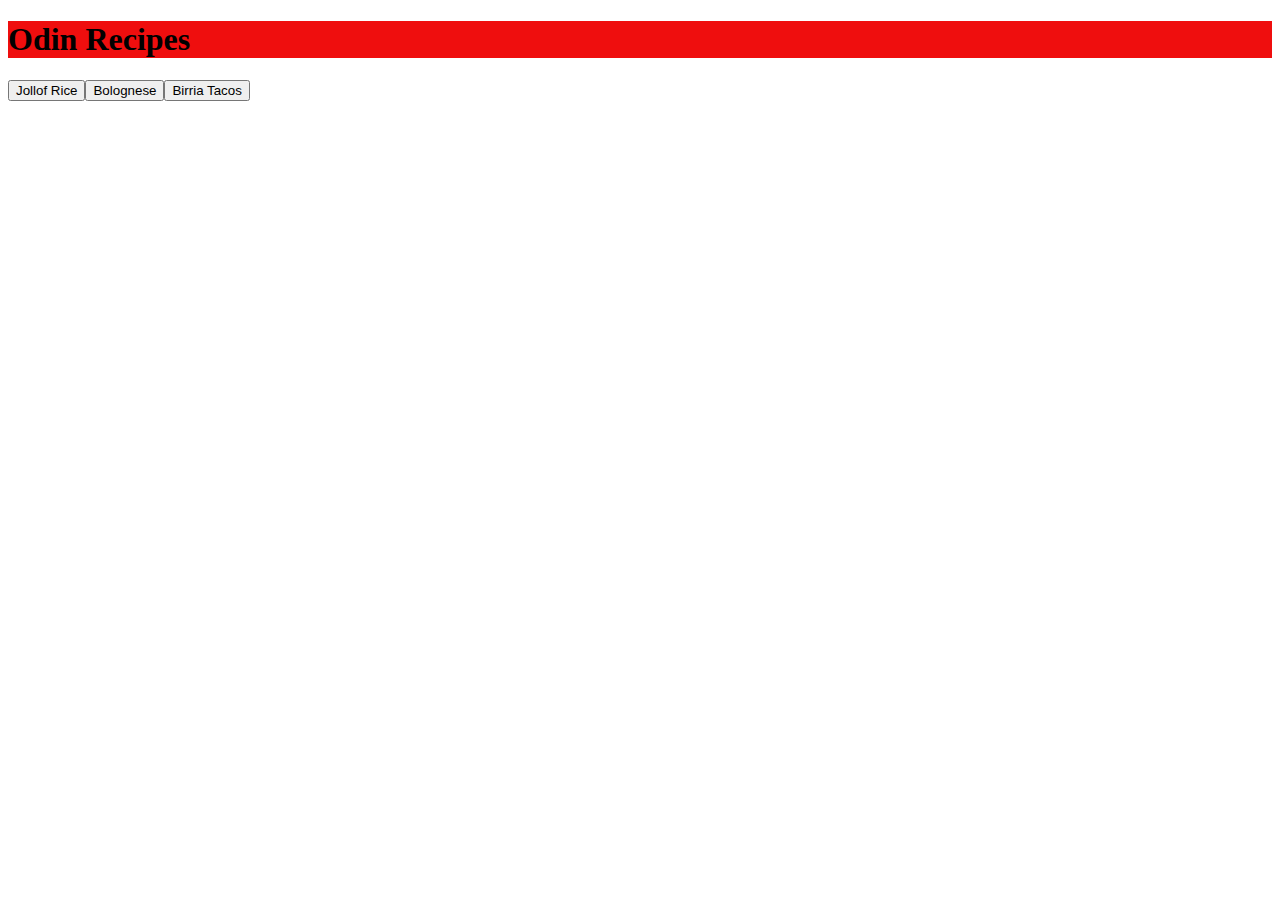
<file: index.html>
<!DOCTYPE html>
<html lang="en">
<head>
    <link rel="stylesheet" href="style.css">
    <meta charset="UTF-8">
    <meta name="viewport" content="width=<device-width>, initial-scale=1.0">
    <title>Odin Recipes</title>
</head>
<body>
    <h1 class="header">Odin Recipes</h1>
    <button href="recipes/jollof-rice.html">Jollof Rice</a><br>
    <button href="recipes/bolognese.html">Bolognese</a><br>
    <button href="recipes/birria-tacos.html">Birria Tacos</a>

</body>
</html>
</file>
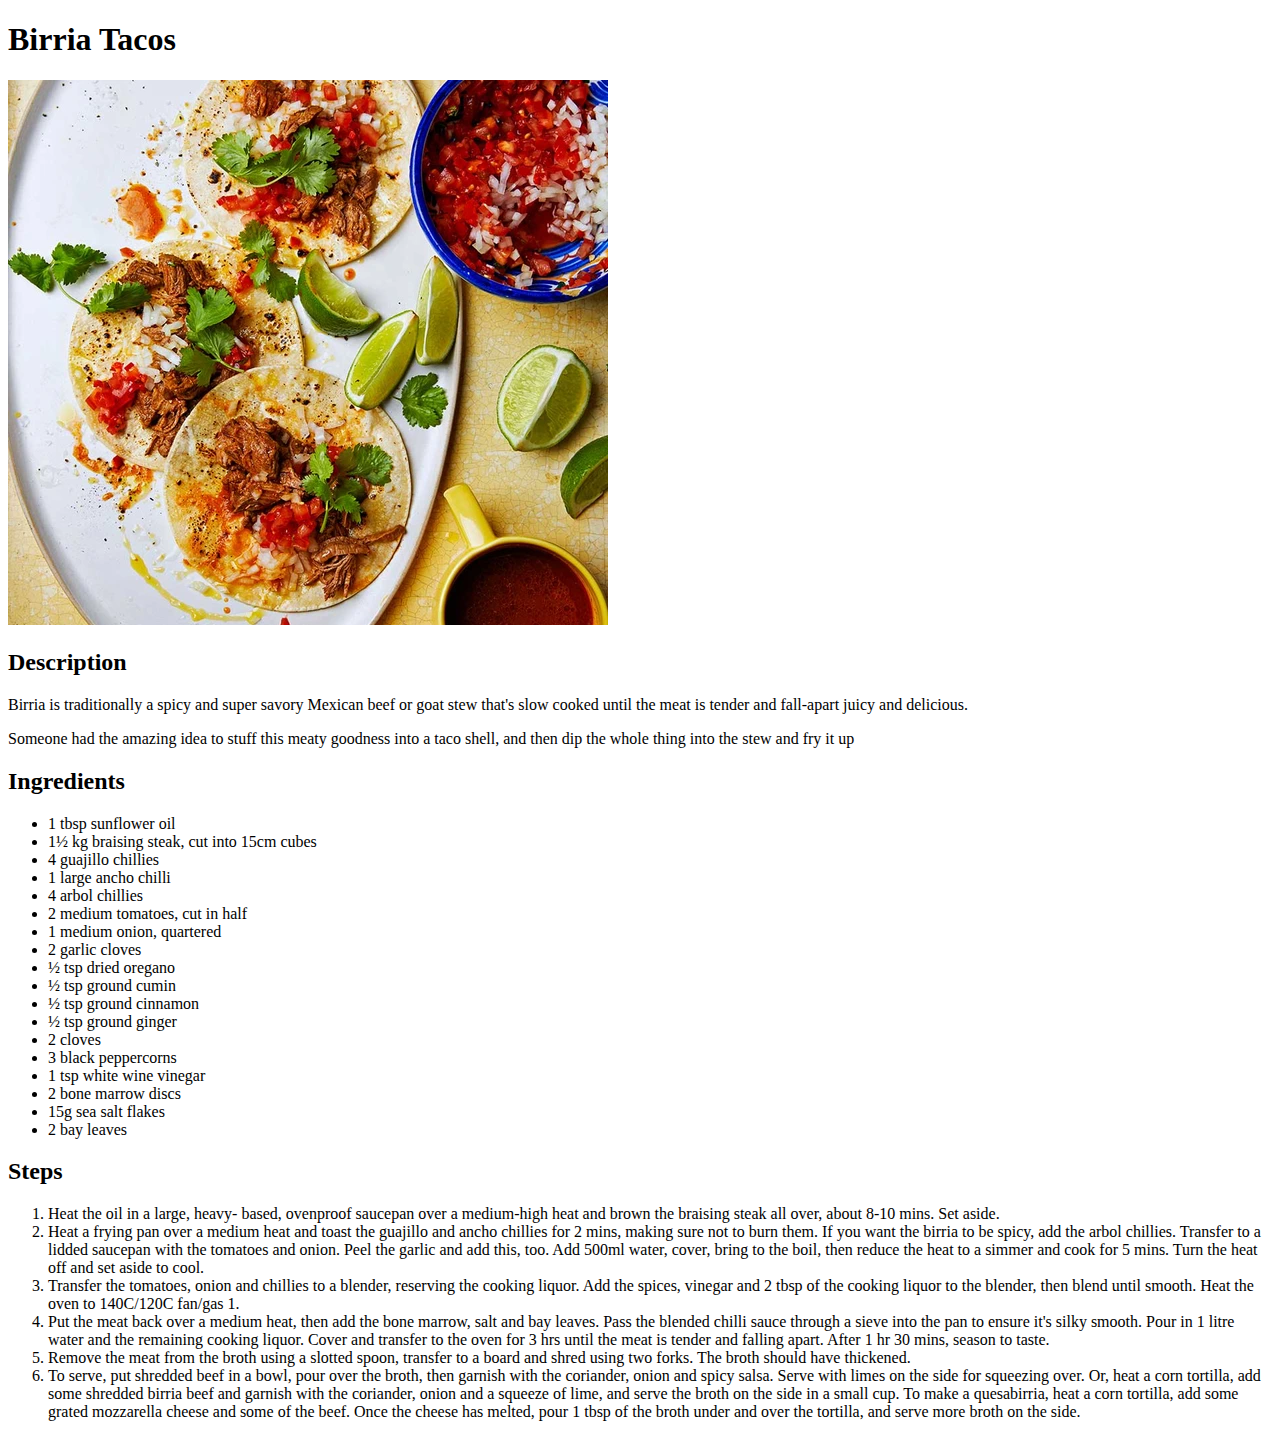
<file: recipes/birria-tacos.html>
<!DOCTYPE html>
<html lang="en">
<head>
    <meta charset="UTF-8">
    <meta name="viewport" content="width=device-width, initial-scale=1.0">
    <title>Birria Tacos</title>
</head>
<body>
    <h1>Birria Tacos</h1>
    <img src="../images/beef-birria.jpeg"> <!--Displays picture of bolognese dish to match recipe page-->
    <h2>Description</h2>
    <p>Birria is traditionally a spicy and super savory Mexican beef or goat stew that's slow cooked until the meat is tender and fall-apart juicy and delicious. </p><p>Someone had the amazing idea to stuff this meaty goodness into a taco shell, and then dip the whole thing into the stew and fry it up</p>
    <h2>Ingredients</h2>
    <ul>
        <li>1 tbsp sunflower oil</li>
        <li>1½ kg braising steak, cut into 15cm cubes</li>
        <li>4 guajillo chillies </li>
        <li>1 large ancho chilli</li>
        <li>4 arbol chillies</li>
        <li>2 medium tomatoes, cut in half</li>
        <li>1 medium onion, quartered</li>
        <li>2 garlic cloves</li>
        <li>½ tsp dried oregano</li>
        <li>½ tsp ground cumin</li>
        <li>½ tsp ground cinnamon</li>
        <li>½ tsp ground ginger</li>
        <li>2 cloves</li>
        <li>3 black peppercorns</li>
        <li>1 tsp white wine vinegar</li>
        <li>2 bone marrow discs</li>
        <li>15g sea salt flakes</li>
        <li>2 bay leaves</li>
    </ul>
    <h2>Steps</h2>
    <ol>
        <li>Heat the oil in a large, heavy- based, ovenproof saucepan over a medium-high heat and brown the braising steak all over, about 8-10 mins. Set aside.</li>
        <li>Heat a frying pan over a medium heat and toast the guajillo and ancho chillies for 2 mins, making sure not to burn them. If you want the birria to be spicy, add the arbol chillies. Transfer to a lidded saucepan with the tomatoes and onion. Peel the garlic and add this, too. Add 500ml water, cover, bring to the boil, then reduce the heat to a simmer and cook for 5 mins. Turn the heat off and set aside to cool.</li>
        <li>Transfer the tomatoes, onion and chillies to a blender, reserving the cooking liquor. Add the spices, vinegar and 2 tbsp of the cooking liquor to the blender, then blend until smooth. Heat the oven to 140C/120C fan/gas 1.</li>
        <li>Put the meat back over a medium heat, then add the bone marrow, salt and bay leaves. Pass the blended chilli sauce through a sieve into the pan to ensure it's silky smooth. Pour in 1 litre water and the remaining cooking liquor. Cover and transfer to the oven for 3 hrs until the meat is tender and falling apart. After 1 hr 30 mins, season to taste.</li>
        <li>Remove the meat from the broth using a slotted spoon, transfer to a board and shred using two forks. The broth should have thickened.</li>
        <li>To serve, put shredded beef in a bowl, pour over the broth, then garnish with the coriander, onion and spicy salsa. Serve with limes on the side for squeezing over. Or, heat a corn tortilla, add some shredded birria beef and garnish with the coriander, onion and a squeeze of lime, and serve the broth on the side in a small cup. To make a quesabirria, heat a corn tortilla, add some grated mozzarella cheese and some of the beef. Once the cheese has melted, pour 1 tbsp of the broth under and over the tortilla, and serve more broth on the side.</li>
    </ol>
</body>
</html>
</file>
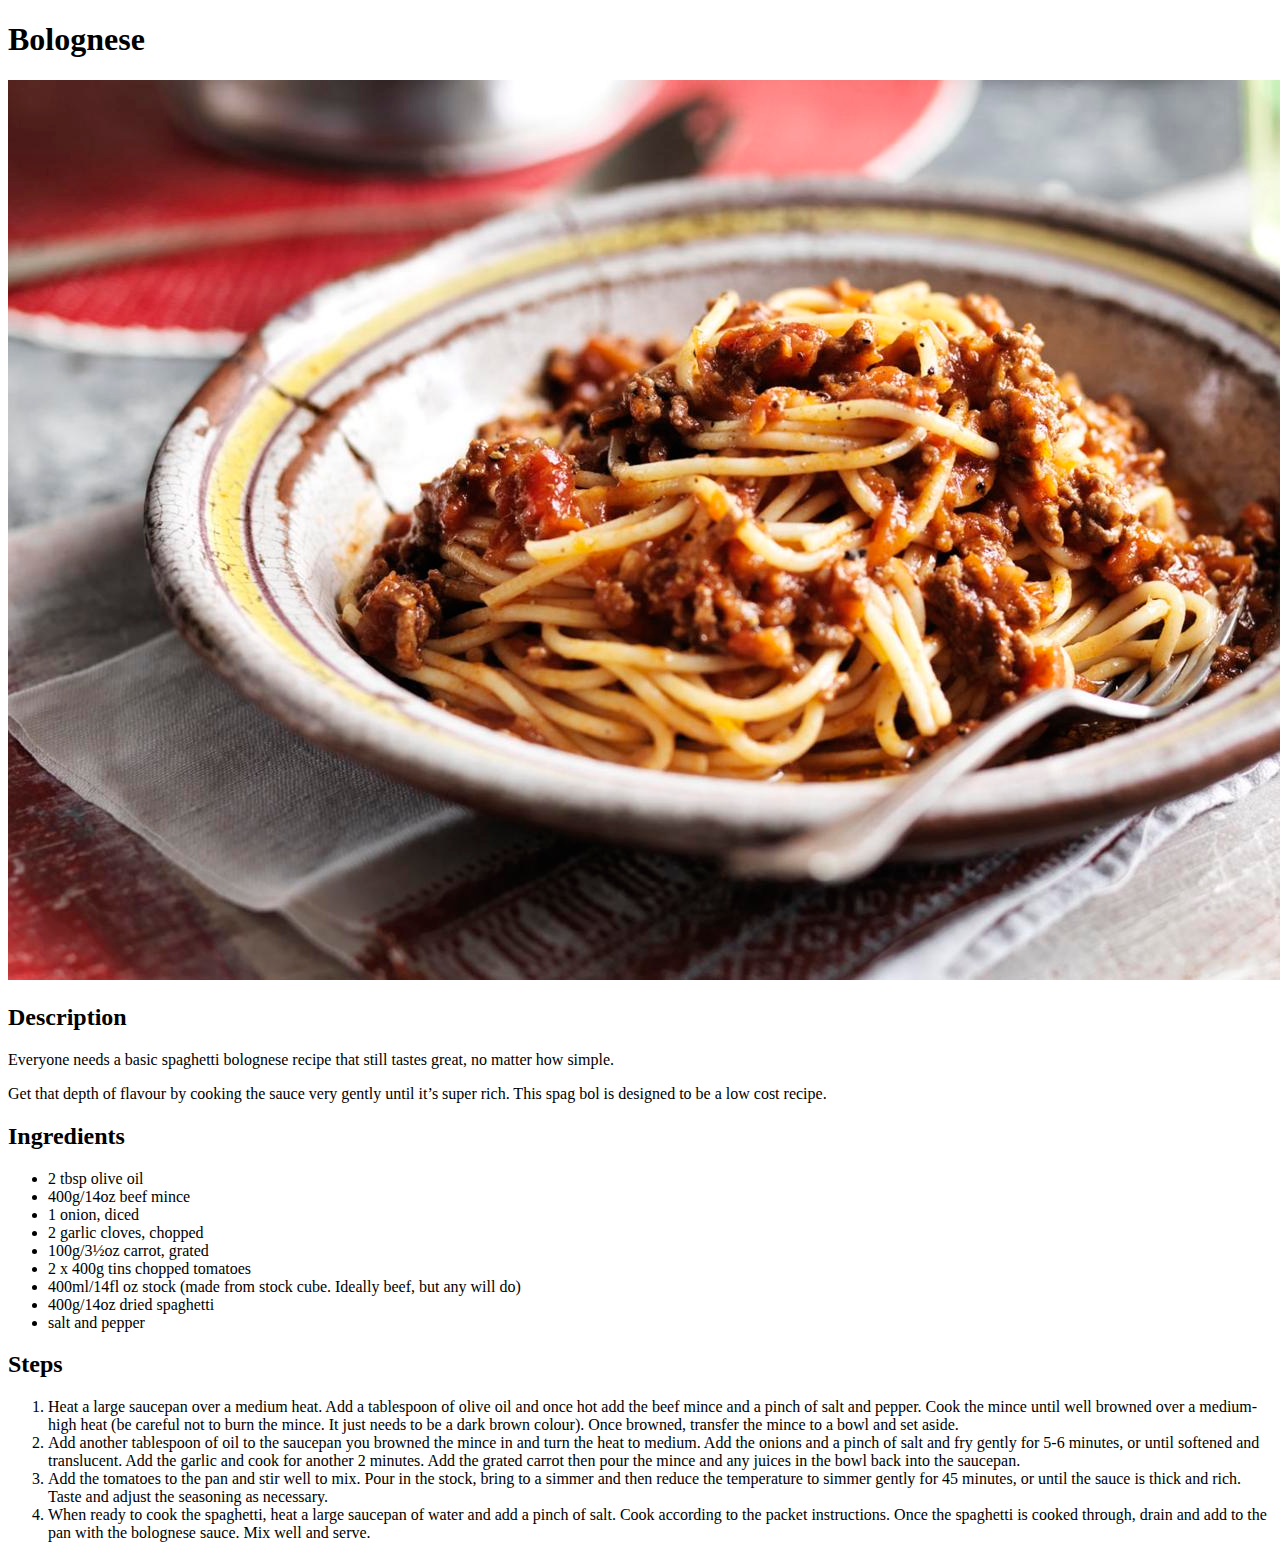
<file: recipes/bolognese.html>
<!DOCTYPE html>
<html lang="en">
<head>
    <meta charset="UTF-8">
    <meta name="viewport" content="width=device-width, initial-scale=1.0">
    <title>Bolognese</title>
</head>
<body>
    <h1>Bolognese</h1>
    <img src="../images/bolognese.jpg"> <!--Displays picture of bolognese dish to match recipe page-->
    <h2>Description</h2>
    <p>Everyone needs a basic spaghetti bolognese recipe that still tastes great, no matter how simple. </p><p>Get that depth of flavour by cooking the sauce very gently until it’s super rich. This spag bol is designed to be a low cost recipe.</p>
    <h2>Ingredients</h2>
    <ul>
        <li>2 tbsp olive oil</li>
        <li>400g/14oz beef mince</li>
        <li>1 onion, diced</li>
        <li>2 garlic cloves, chopped</li>
        <li>100g/3½oz carrot, grated</li>
        <li>2 x 400g tins chopped tomatoes</li>
        <li>400ml/14fl oz stock (made from stock cube. Ideally beef, but any will do)</li>
        <li>400g/14oz dried spaghetti</li>
        <li>salt and pepper</li>
    </ul>
    <h2>Steps</h2>
    <ol>
        <li>Heat a large saucepan over a medium heat. Add a tablespoon of olive oil and once hot add the beef mince and a pinch of salt and pepper. Cook the mince until well browned over a medium-high heat (be careful not to burn the mince. It just needs to be a dark brown colour). Once browned, transfer the mince to a bowl and set aside.</li>
        <li>Add another tablespoon of oil to the saucepan you browned the mince in and turn the heat to medium. Add the onions and a pinch of salt and fry gently for 5-6 minutes, or until softened and translucent. Add the garlic and cook for another 2 minutes. Add the grated carrot then pour the mince and any juices in the bowl back into the saucepan.</li>
        <li>Add the tomatoes to the pan and stir well to mix. Pour in the stock, bring to a simmer and then reduce the temperature to simmer gently for 45 minutes, or until the sauce is thick and rich. Taste and adjust the seasoning as necessary.</li>
        <li>When ready to cook the spaghetti, heat a large saucepan of water and add a pinch of salt. Cook according to the packet instructions. Once the spaghetti is cooked through, drain and add to the pan with the bolognese sauce. Mix well and serve.</li>
    </ol>
</body>
</html>
</file>
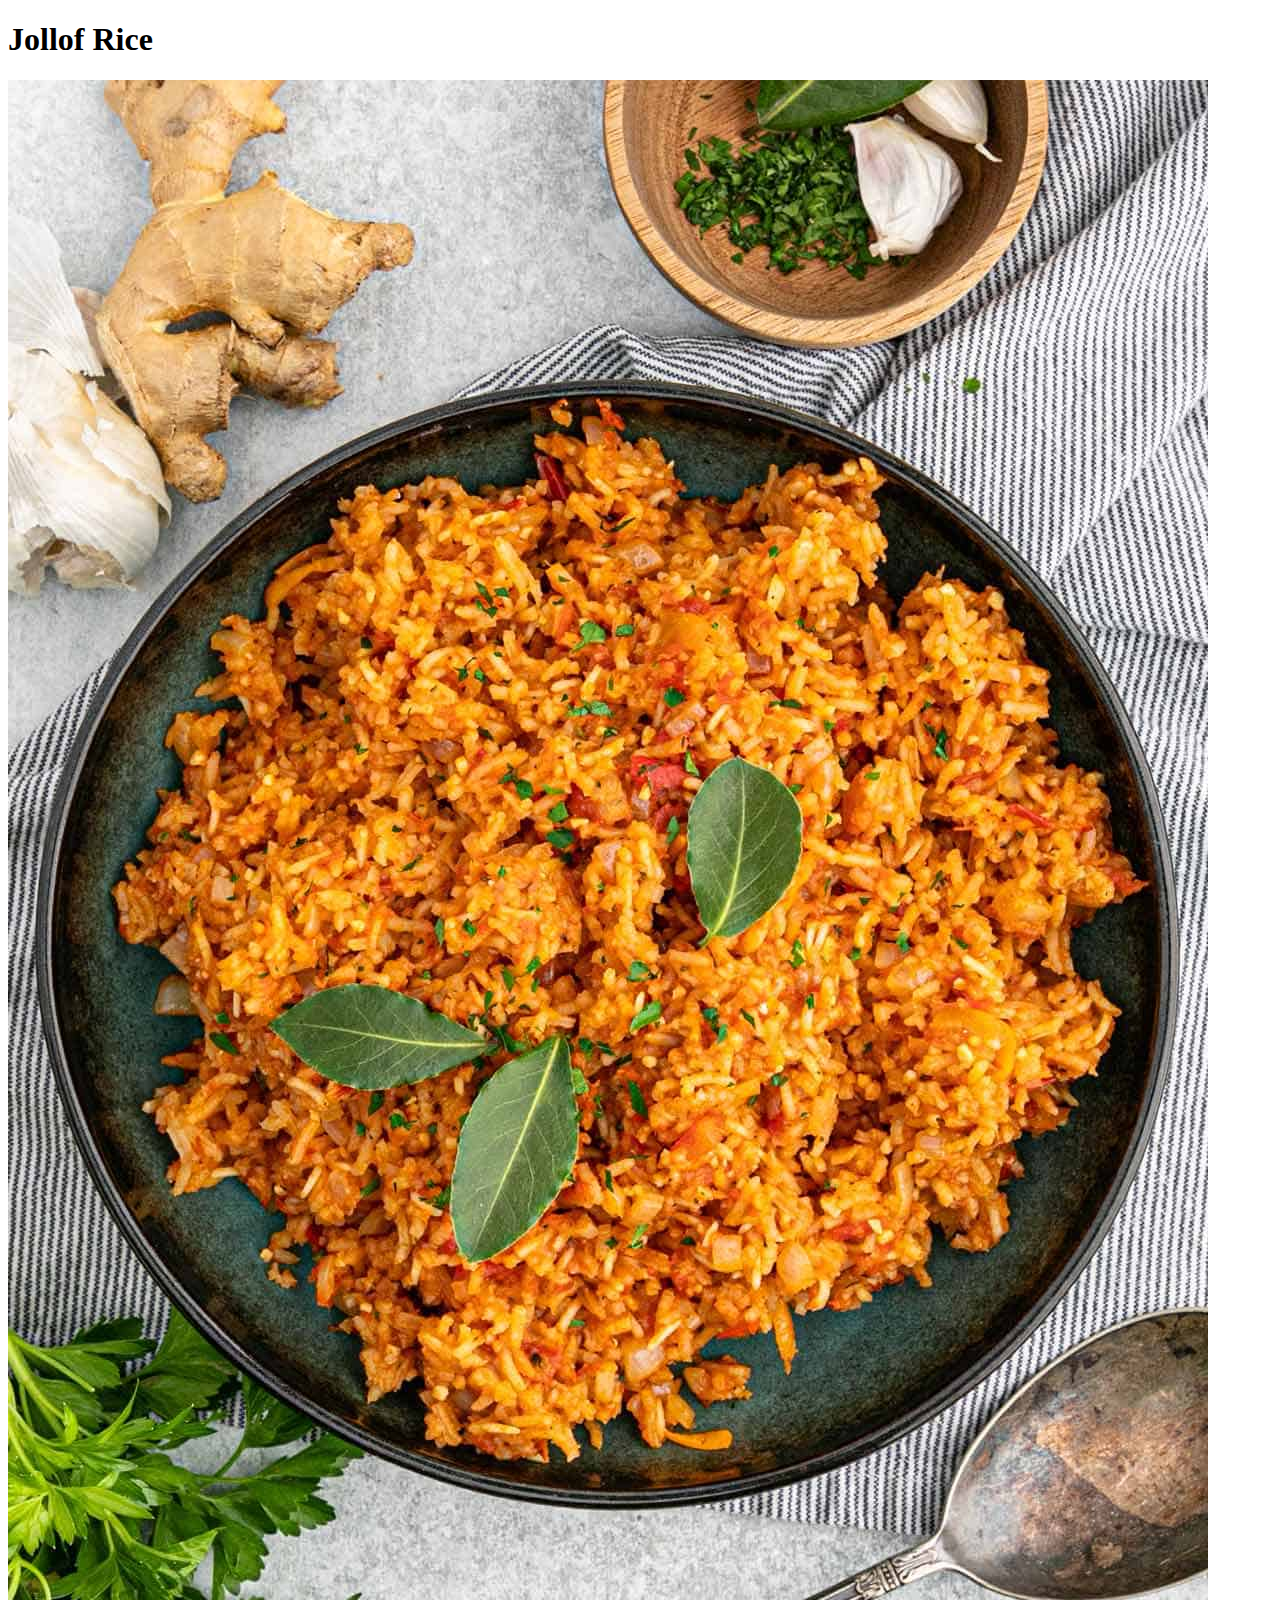
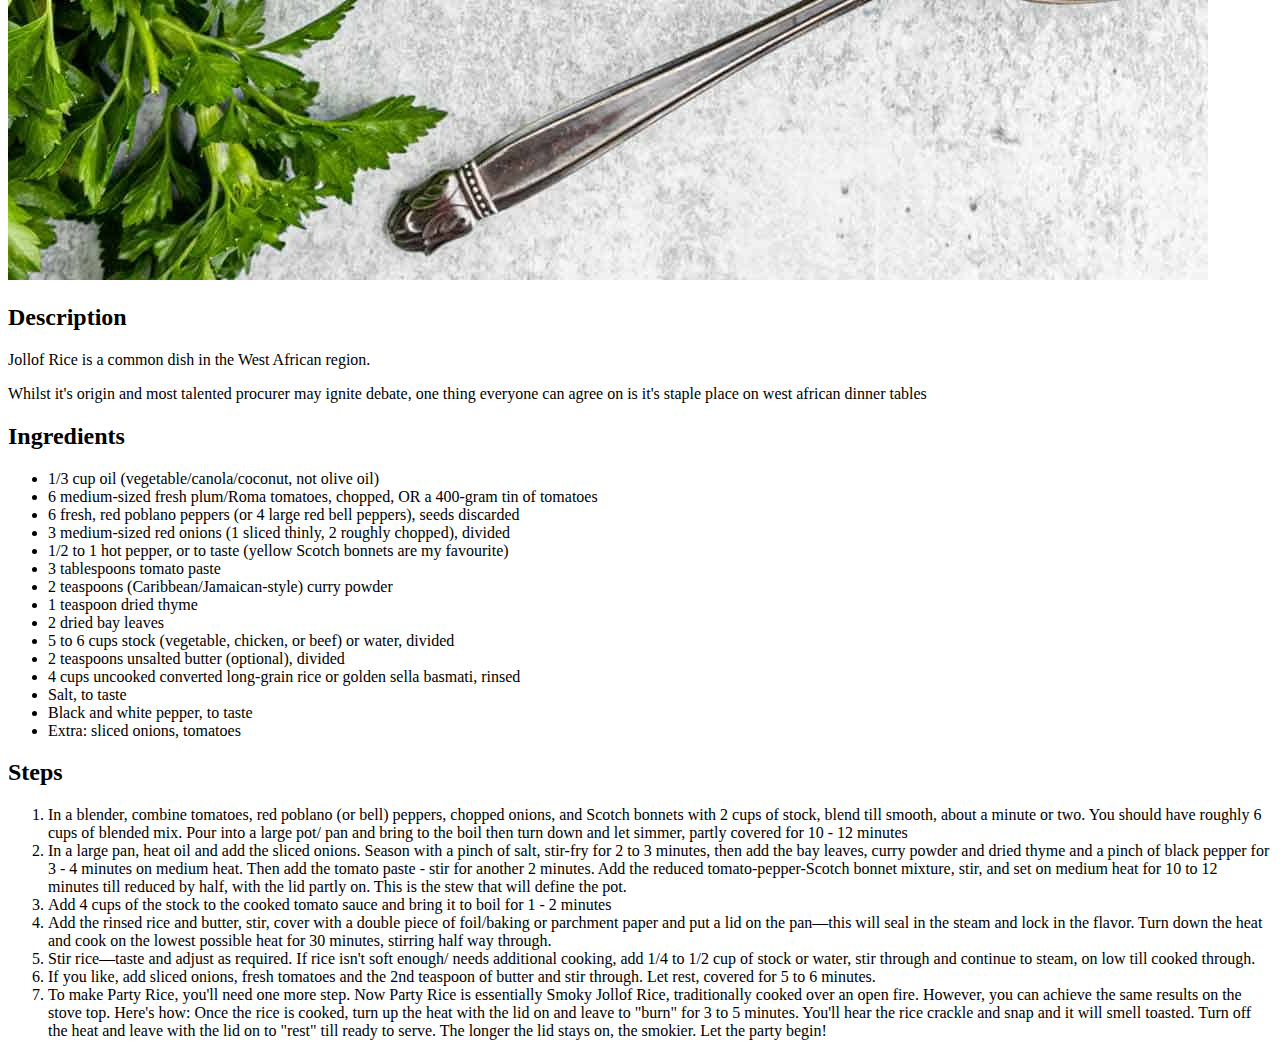
<file: recipes/jollof-rice.html>
<!DOCTYPE html>
<html lang="en">
<head>
    <meta charset="UTF-8">
    <meta name="viewport" content="width=device-width, initial-scale=1.0">
    <title>Jollof Rice</title> <!---Jollof Rice title to page as name of recipe-->
</head>
<body>
    <h1>Jollof Rice</h1> <!--Heading indicating name of recipe on current page, done to an appropriate size-->
    <img src="../images/jollof-rice.jpeg"> <!--Displays picture of jollof rice dish to match recipe page-->
    <h2>Description</h2>
    <p>Jollof Rice is a common dish in the West African region.</p><p>Whilst it's origin and most talented procurer may ignite debate, one thing everyone can agree on is it's staple place on west african dinner tables</p>
    <h2>Ingredients</h2>
    <ul>
        <li>1/3 cup oil (vegetable/canola/coconut, not olive oil)</li>
        <li>6 medium-sized fresh plum/Roma tomatoes, chopped, OR a 400-gram tin of tomatoes</li>
        <li>6 fresh, red poblano peppers (or 4 large red bell peppers), seeds discarded</li>
        <li>3 medium-sized red onions (1 sliced thinly, 2 roughly chopped), divided</li>
        <li>1/2 to 1 hot pepper, or to taste (yellow Scotch bonnets are my favourite)</li>
        <li>3 tablespoons tomato paste</li>
        <li>2 teaspoons (Caribbean/Jamaican-style) curry powder</li>
        <li>1 teaspoon dried thyme</li>
        <li>2 dried bay leaves</li>
        <li>5 to 6 cups stock (vegetable, chicken, or beef) or water, divided</li>
        <li>2 teaspoons unsalted butter (optional), divided</li>
        <li>4 cups uncooked converted long-grain rice or golden sella basmati, rinsed</li>
        <li>Salt, to taste</li>
        <li>Black and white pepper, to taste</li>
        <li>Extra: sliced onions, tomatoes</li>
    </ul>
    <h2>Steps</h2>
    <ol>
        <li>In a blender, combine tomatoes, red poblano (or bell) peppers, chopped onions, and Scotch bonnets with 2 cups of stock, blend till smooth, about a minute or two. You should have roughly 6 cups of blended mix. Pour into a large pot/ pan and bring to the boil then turn down and let simmer, partly covered for 10 - 12 minutes</li>
        <li>In a large pan, heat oil and add the sliced onions. Season with a pinch of salt, stir-fry for 2 to 3 minutes, then add the bay leaves, curry powder and dried thyme and a pinch of black pepper for 3 - 4 minutes on medium heat. Then add the tomato paste - stir for another 2 minutes. Add the reduced tomato-pepper-Scotch bonnet mixture, stir, and set on medium heat for 10 to 12 minutes till reduced by half, with the lid partly on. This is the stew that will define the pot.</li>
        <li>Add 4 cups of the stock to the cooked tomato sauce and bring it to boil for 1 - 2 minutes</li>
        <li>Add the rinsed rice and butter, stir, cover with a double piece of foil/baking or parchment paper and put a lid on the pan—this will seal in the steam and lock in the flavor. Turn down the heat and cook on the lowest possible heat for 30 minutes, stirring half way through.</li>
        <li>Stir rice—taste and adjust as required. If rice isn't soft enough/ needs additional cooking, add 1/4 to 1/2 cup of stock or water, stir through and continue to steam, on low till cooked through.</li>
        <li>If you like, add sliced onions, fresh tomatoes and the 2nd teaspoon of butter and stir through. Let rest, covered for 5 to 6 minutes.</li>
        <li>To make Party Rice, you'll need one more step. Now Party Rice is essentially Smoky Jollof Rice, traditionally cooked over an open fire. However, you can achieve the same results on the stove top. Here's how: Once the rice is cooked, turn up the heat with the lid on and leave to "burn" for 3 to 5 minutes. You'll hear the rice crackle and snap and it will smell toasted. Turn off the heat and leave with the lid on to "rest" till ready to serve. The longer the lid stays on, the smokier. Let the party begin!</li>
    </ol>
</body>
</html>
</file>
<file: style.css>
/* styles make fights */
.header {
    color: black;
    background-color: #ef0e0e;
}

a {
    color
}
</file>
